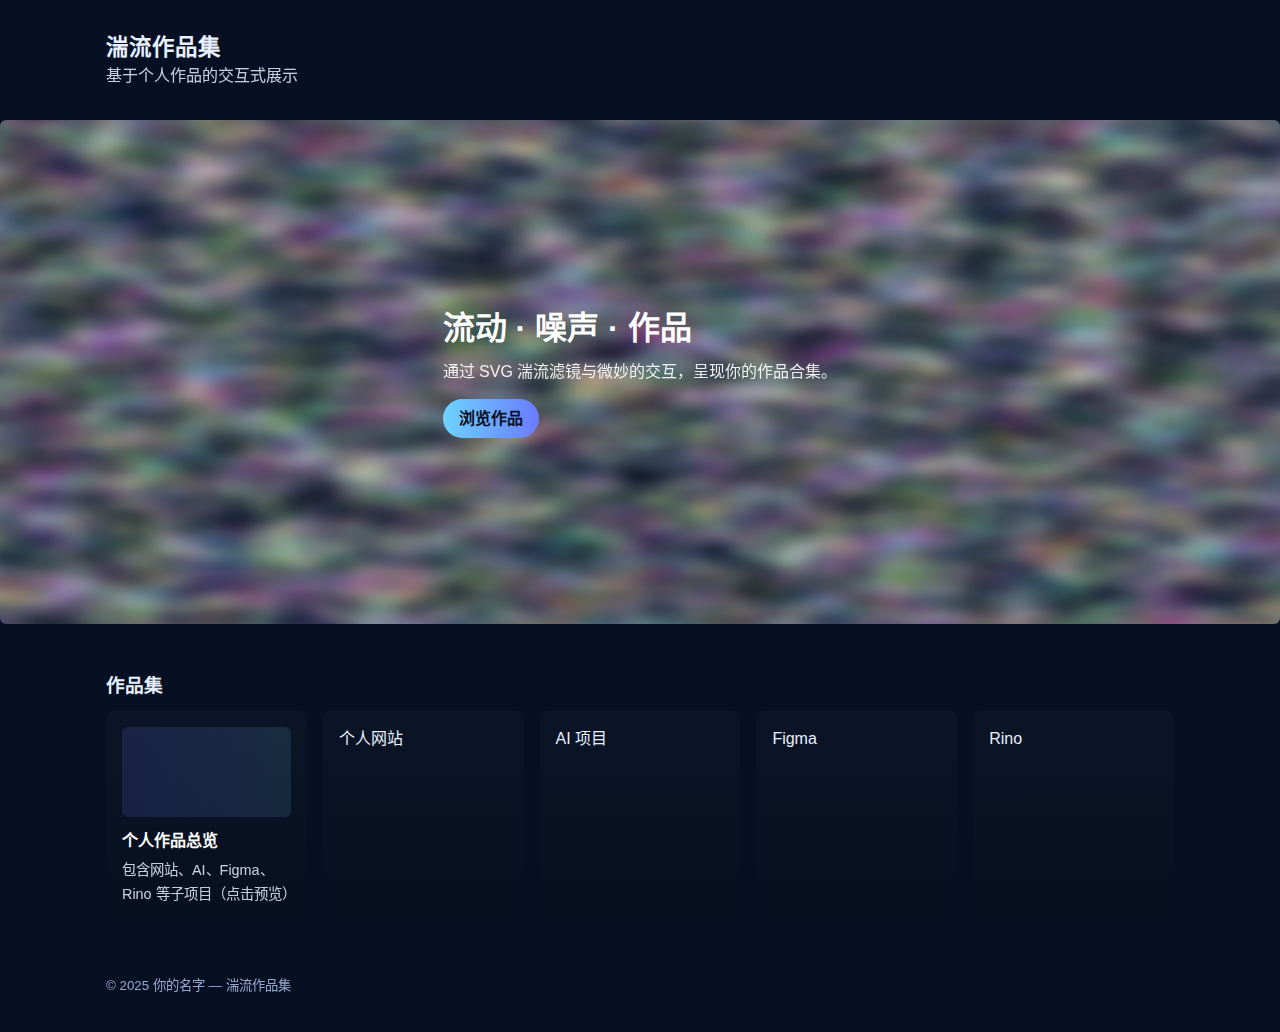
<file: 作品集网站/index.html>
<!DOCTYPE html>
<html lang="zh-CN">
<head>
        <meta charset="UTF-8" />
        <meta name="viewport" content="width=device-width, initial-scale=1.0" />
        <title>湍流作品集</title>
        <link rel="stylesheet" href="css/style.css" />
</head>
<body>
    <header class="site-header">
        <div class="wrap">
            <h1>湍流作品集</h1>
            <p class="tag">基于个人作品的交互式展示</p>
        </div>
    </header>

    <main>
        <section class="hero">
            <svg class="hero-bg" preserveAspectRatio="none" xmlns="http://www.w3.org/2000/svg">
                <filter id="turbulence-filter">
                    <feTurbulence type="fractalNoise" baseFrequency="0.01 0.02" numOctaves="2" seed="2" />
                    <feColorMatrix type="saturate" values="0.8" />
                </filter>
                <rect class="turb-rect" width="100%" height="100%" filter="url(#turbulence-filter)" />
            </svg>
            <div class="hero-content wrap">
                <h2>流动 · 噪声 · 作品</h2>
                <p>通过 SVG 湍流滤镜与微妙的交互，呈现你的作品合集。</p>
                <a class="cta" href="#gallery">浏览作品</a>
            </div>
        </section>

        <section id="gallery" class="gallery wrap">
            <h3>作品集</h3>
            <div class="grid">
                    <a class="card" data-src="个人作品/index.html" href="#">
                        <div class="card-media" aria-hidden="true"></div>
                        <div class="card-body">
                            <strong>个人作品总览</strong>
                            <span>包含网站、AI、Figma、Rino 等子项目（点击预览）</span>
                        </div>
                    </a>
                    <a class="card" data-src="个人作品/个人网站/index.html" href="#">个人网站</a>
                    <a class="card" data-src="个人作品/ai/index.html" href="#">AI 项目</a>
                    <a class="card" data-src="个人作品/figma/index.html" href="#">Figma</a>
                    <a class="card" data-src="个人作品/rino/index.html" href="#">Rino</a>
            </div>

            <!-- 内嵌预览区域（默认隐藏） -->
            <div id="preview" class="preview" aria-hidden="true">
                <div class="preview-inner">
                    <button id="closePreview" class="preview-close" aria-label="关闭预览">✕</button>
                    <iframe id="previewIframe" title="作品预览" src="" frameborder="0"></iframe>
                </div>
            </div>
        </section>
    </main>

    <footer class="site-footer">
        <div class="wrap">
            <small>© 2025 你的名字 — 湍流作品集</small>
        </div>
    </footer>

    <script src="js/script.js" defer></script>
</body>
</html>
</file>
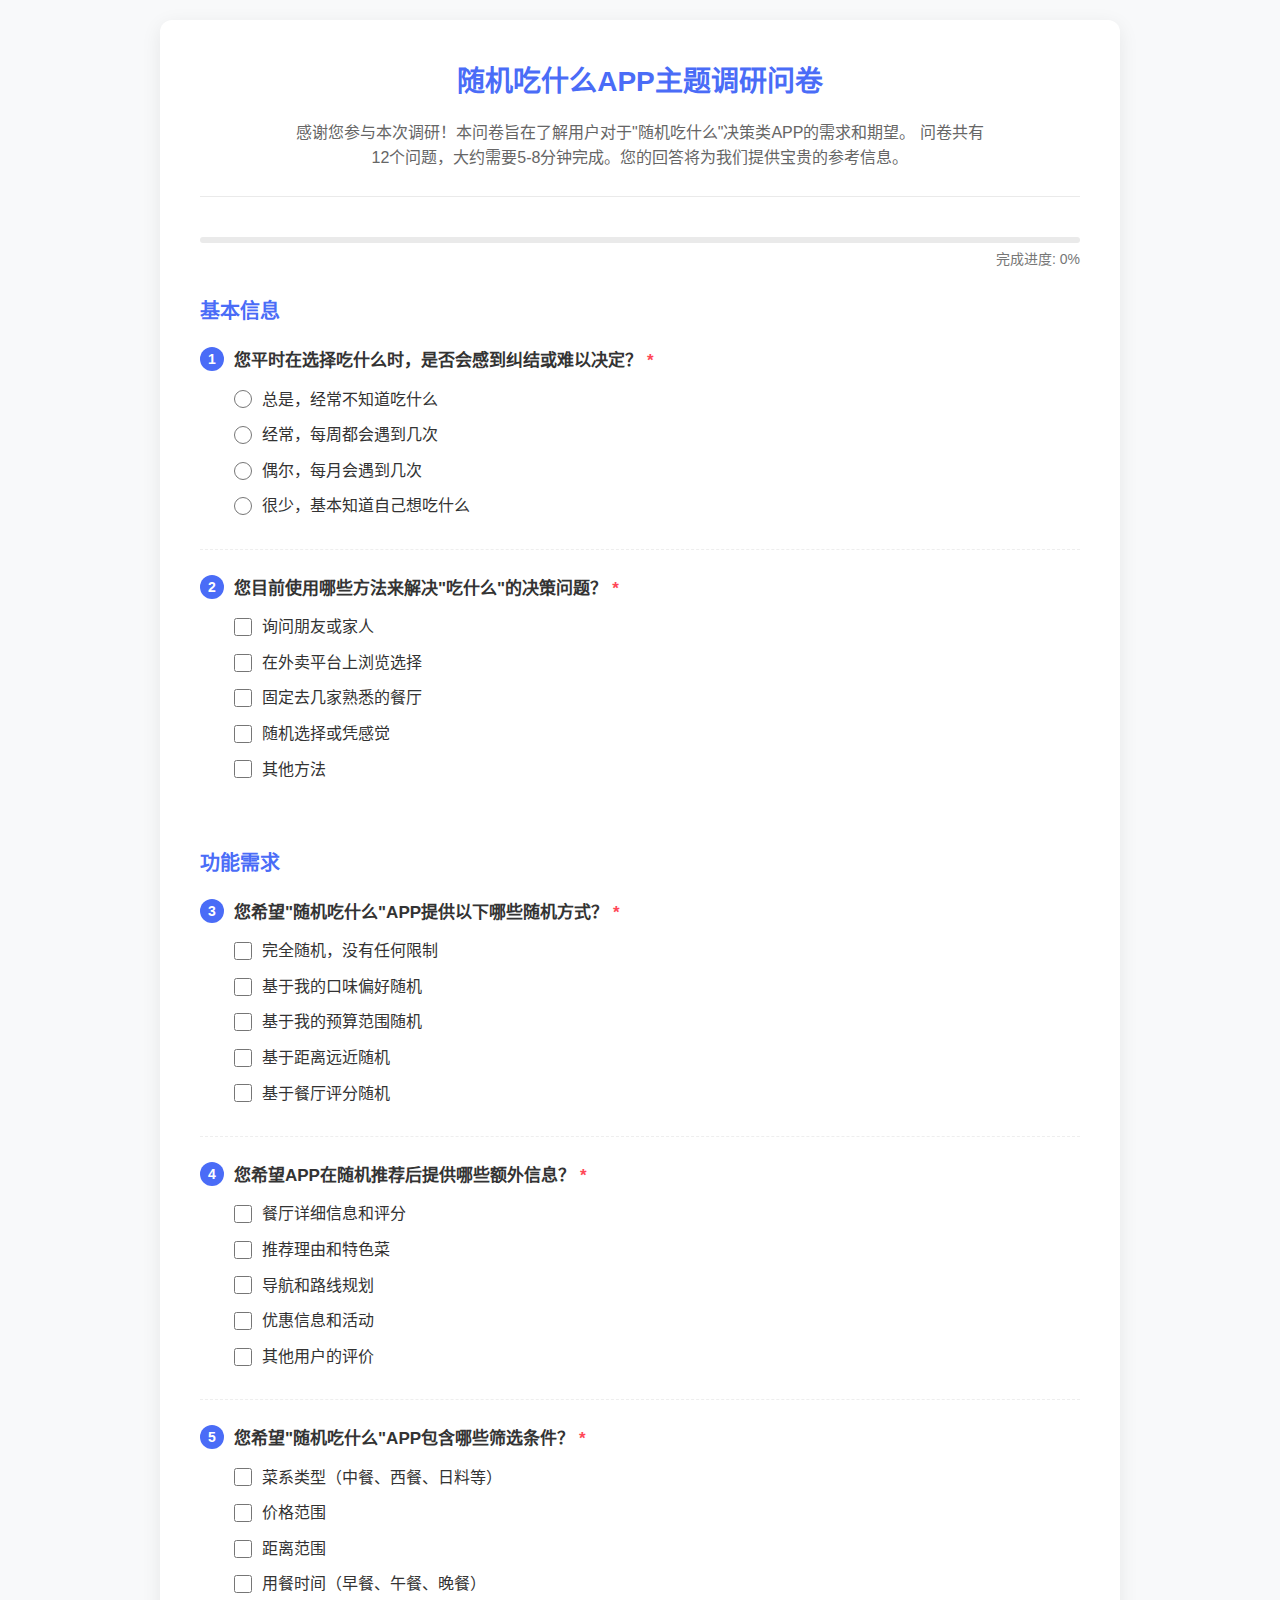
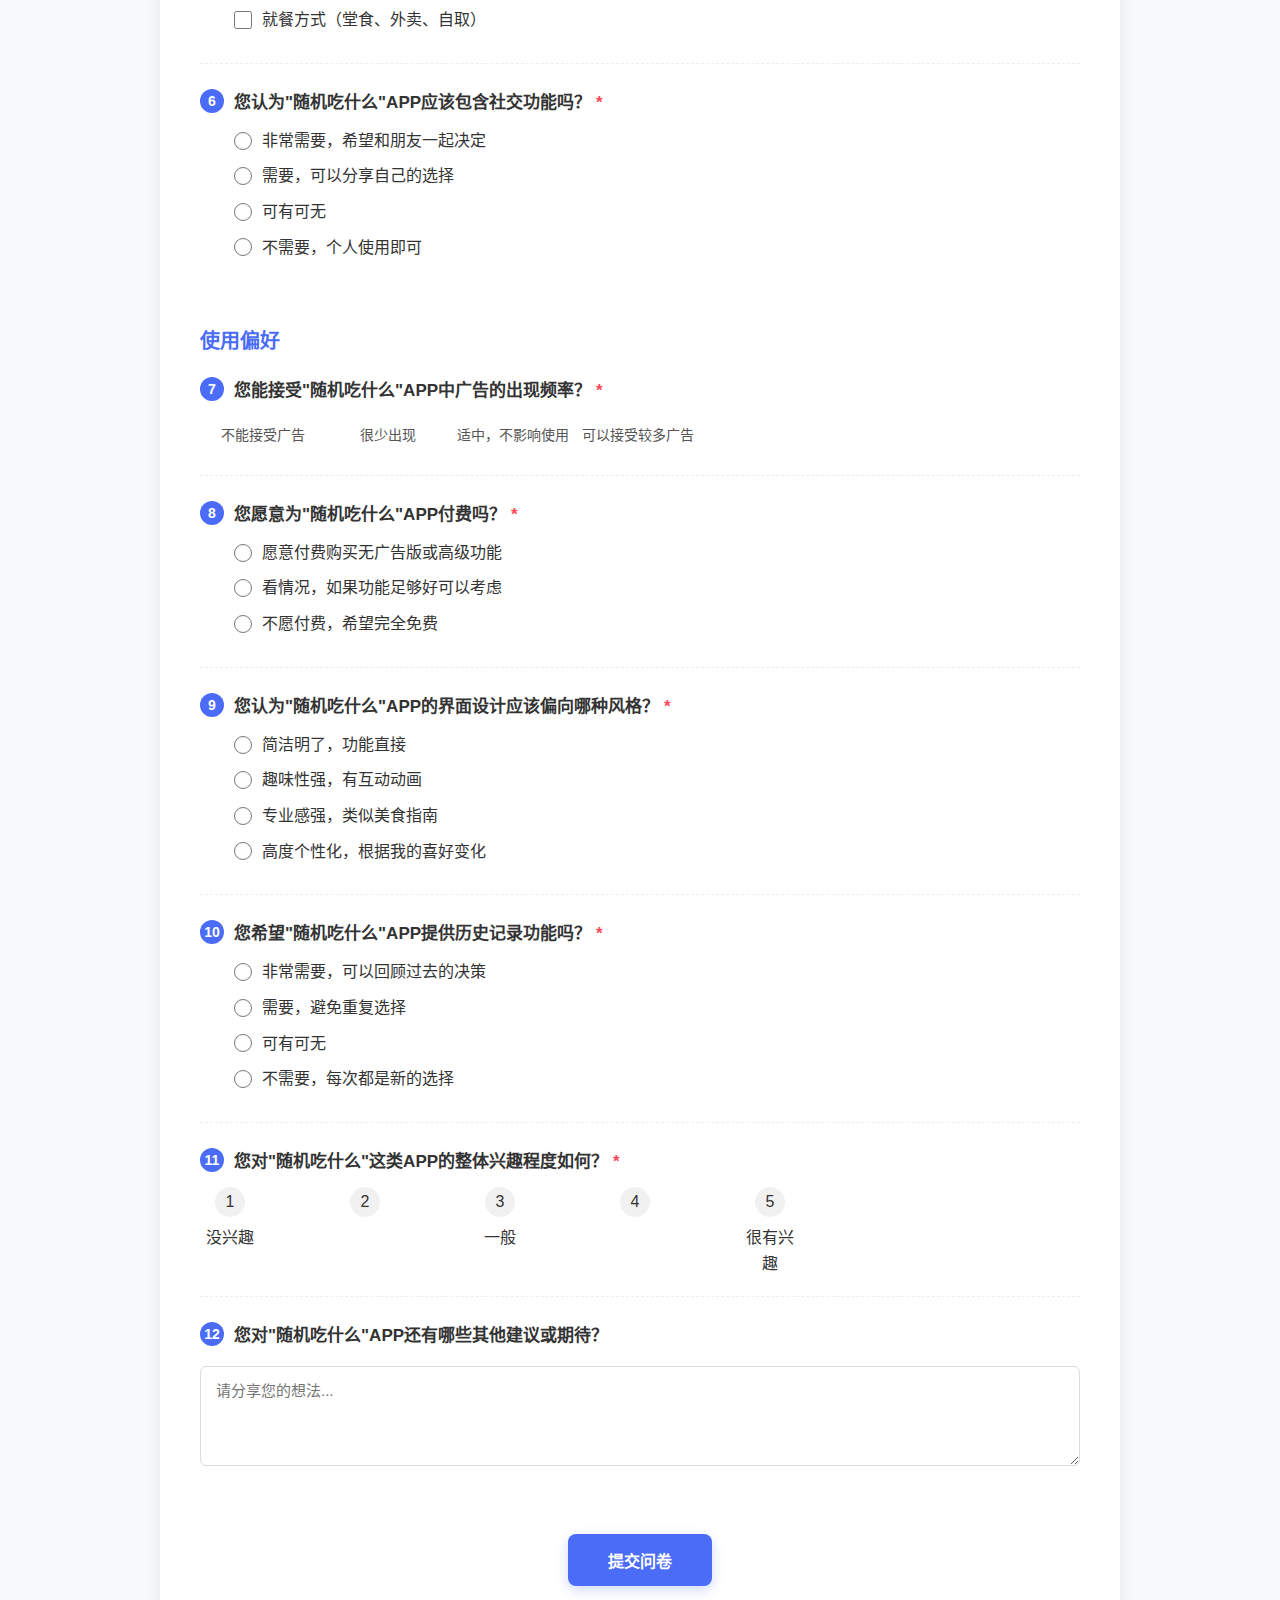
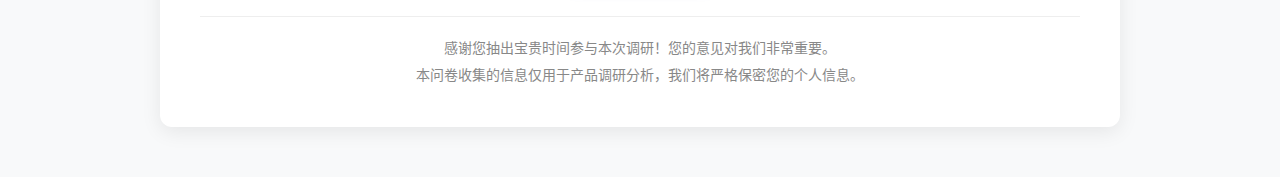
<file: app/问卷/index.html>
<!DOCTYPE html>
<html lang="zh-CN">
<head>
    <meta charset="UTF-8">
    <meta name="viewport" content="width=device-width, initial-scale=1.0">
    <title>随机吃什么APP调研问卷</title>
    <link rel="stylesheet" href="style.css">
</head>
<body>
    <div class="container">
        <header>
            <h1>随机吃什么APP主题调研问卷</h1>
            <p class="intro">
                感谢您参与本次调研！本问卷旨在了解用户对于"随机吃什么"决策类APP的需求和期望。
                问卷共有12个问题，大约需要5-8分钟完成。您的回答将为我们提供宝贵的参考信息。
            </p>
        </header>
        
        <div class="progress">
            <div class="progress-bar">
                <div class="progress-fill" id="progressFill"></div>
            </div>
            <div class="progress-text">完成进度: <span id="progressText">0%</span></div>
        </div>
        
        <form id="surveyForm">
            <div class="question-group">
                <h2 style="color: #4a6cf7; margin-bottom: 20px; font-size: 20px;">基本信息</h2>
                
                <div class="question">
                    <div class="question-title">
                        <span class="question-number">1</span>
                        <span>您平时在选择吃什么时，是否会感到纠结或难以决定？<span class="required">*</span></span>
                    </div>
                    <div class="options">
                        <div class="option">
                            <input type="radio" id="q1a1" name="q1" value="总是" required>
                            <label for="q1a1">总是，经常不知道吃什么</label>
                        </div>
                        <div class="option">
                            <input type="radio" id="q1a2" name="q1" value="经常">
                            <label for="q1a2">经常，每周都会遇到几次</label>
                        </div>
                        <div class="option">
                            <input type="radio" id="q1a3" name="q1" value="偶尔">
                            <label for="q1a3">偶尔，每月会遇到几次</label>
                        </div>
                        <div class="option">
                            <input type="radio" id="q1a4" name="q1" value="很少">
                            <label for="q1a4">很少，基本知道自己想吃什么</label>
                        </div>
                    </div>
                </div>
                
                <div class="question">
                    <div class="question-title">
                        <span class="question-number">2</span>
                        <span>您目前使用哪些方法来解决"吃什么"的决策问题？<span class="required">*</span></span>
                    </div>
                    <div class="options">
                        <div class="option">
                            <input type="checkbox" id="q2a1" name="q2" value="朋友推荐">
                            <label for="q2a1">询问朋友或家人</label>
                        </div>
                        <div class="option">
                            <input type="checkbox" id="q2a2" name="q2" value="外卖平台浏览">
                            <label for="q2a2">在外卖平台上浏览选择</label>
                        </div>
                        <div class="option">
                            <input type="checkbox" id="q2a3" name="q2" value="固定几家">
                            <label for="q2a3">固定去几家熟悉的餐厅</label>
                        </div>
                        <div class="option">
                            <input type="checkbox" id="q2a4" name="q2" value="随机选择">
                            <label for="q2a4">随机选择或凭感觉</label>
                        </div>
                        <div class="option">
                            <input type="checkbox" id="q2a5" name="q2" value="其他方法">
                            <label for="q2a5">其他方法</label>
                        </div>
                    </div>
                </div>
            </div>
            
            <div class="question-group">
                <h2 style="color: #4a6cf7; margin-bottom: 20px; font-size: 20px;">功能需求</h2>
                
                <div class="question">
                    <div class="question-title">
                        <span class="question-number">3</span>
                        <span>您希望"随机吃什么"APP提供以下哪些随机方式？<span class="required">*</span></span>
                    </div>
                    <div class="options">
                        <div class="option">
                            <input type="checkbox" id="q3a1" name="q3" value="完全随机">
                            <label for="q3a1">完全随机，没有任何限制</label>
                        </div>
                        <div class="option">
                            <input type="checkbox" id="q3a2" name="q3" value="基于偏好">
                            <label for="q3a2">基于我的口味偏好随机</label>
                        </div>
                        <div class="option">
                            <input type="checkbox" id="q3a3" name="q3" value="基于预算">
                            <label for="q3a3">基于我的预算范围随机</label>
                        </div>
                        <div class="option">
                            <input type="checkbox" id="q3a4" name="q3" value="基于距离">
                            <label for="q3a4">基于距离远近随机</label>
                        </div>
                        <div class="option">
                            <input type="checkbox" id="q3a5" name="q3" value="基于评分">
                            <label for="q3a5">基于餐厅评分随机</label>
                        </div>
                    </div>
                </div>
                
                <div class="question">
                    <div class="question-title">
                        <span class="question-number">4</span>
                        <span>您希望APP在随机推荐后提供哪些额外信息？<span class="required">*</span></span>
                    </div>
                    <div class="options">
                        <div class="option">
                            <input type="checkbox" id="q4a1" name="q4" value="餐厅详情">
                            <label for="q4a1">餐厅详细信息和评分</label>
                        </div>
                        <div class="option">
                            <input type="checkbox" id="q4a2" name="q4" value="推荐理由">
                            <label for="q4a2">推荐理由和特色菜</label>
                        </div>
                        <div class="option">
                            <input type="checkbox" id="q4a3" name="q4" value="导航">
                            <label for="q4a3">导航和路线规划</label>
                        </div>
                        <div class="option">
                            <input type="checkbox" id="q4a4" name="q4" value="优惠信息">
                            <label for="q4a4">优惠信息和活动</label>
                        </div>
                        <div class="option">
                            <input type="checkbox" id="q4a5" name="q4" value="用户评价">
                            <label for="q4a5">其他用户的评价</label>
                        </div>
                    </div>
                </div>
                
                <div class="question">
                    <div class="question-title">
                        <span class="question-number">5</span>
                        <span>您希望"随机吃什么"APP包含哪些筛选条件？<span class="required">*</span></span>
                    </div>
                    <div class="options">
                        <div class="option">
                            <input type="checkbox" id="q5a1" name="q5" value="菜系">
                            <label for="q5a1">菜系类型（中餐、西餐、日料等）</label>
                        </div>
                        <div class="option">
                            <input type="checkbox" id="q5a2" name="q5" value="价格">
                            <label for="q5a2">价格范围</label>
                        </div>
                        <div class="option">
                            <input type="checkbox" id="q5a3" name="q5" value="距离">
                            <label for="q5a3">距离范围</label>
                        </div>
                        <div class="option">
                            <input type="checkbox" id="q5a4" name="q5" value="用餐时间">
                            <label for="q5a4">用餐时间（早餐、午餐、晚餐）</label>
                        </div>
                        <div class="option">
                            <input type="checkbox" id="q5a5" name="q5" value="就餐方式">
                            <label for="q5a5">就餐方式（堂食、外卖、自取）</label>
                        </div>
                    </div>
                </div>
                
                <div class="question">
                    <div class="question-title">
                        <span class="question-number">6</span>
                        <span>您认为"随机吃什么"APP应该包含社交功能吗？<span class="required">*</span></span>
                    </div>
                    <div class="options">
                        <div class="option">
                            <input type="radio" id="q6a1" name="q6" value="非常需要" required>
                            <label for="q6a1">非常需要，希望和朋友一起决定</label>
                        </div>
                        <div class="option">
                            <input type="radio" id="q6a2" name="q6" value="需要">
                            <label for="q6a2">需要，可以分享自己的选择</label>
                        </div>
                        <div class="option">
                            <input type="radio" id="q6a3" name="q6" value="可有可无">
                            <label for="q6a3">可有可无</label>
                        </div>
                        <div class="option">
                            <input type="radio" id="q6a4" name="q6" value="不需要">
                            <label for="q6a4">不需要，个人使用即可</label>
                        </div>
                    </div>
                </div>
            </div>
            
            <div class="question-group">
                <h2 style="color: #4a6cf7; margin-bottom: 20px; font-size: 20px;">使用偏好</h2>
                
                <div class="question">
                    <div class="question-title">
                        <span class="question-number">7</span>
                        <span>您能接受"随机吃什么"APP中广告的出现频率？<span class="required">*</span></span>
                    </div>
                    <div class="rating">
                        <div class="rating-option">
                            <input type="radio" id="q7a1" name="q7" value="不能接受" required>
                            <label class="rating-label" for="q7a1">不能接受广告</label>
                        </div>
                        <div class="rating-option">
                            <input type="radio" id="q7a2" name="q7" value="很少">
                            <label class="rating-label" for="q7a2">很少出现</label>
                        </div>
                        <div class="rating-option">
                            <input type="radio" id="q7a3" name="q7" value="适中">
                            <label class="rating-label" for="q7a3">适中，不影响使用</label>
                        </div>
                        <div class="rating-option">
                            <input type="radio" id="q7a4" name="q7" value="可以接受">
                            <label class="rating-label" for="q7a4">可以接受较多广告</label>
                        </div>
                    </div>
                </div>
                
                <div class="question">
                    <div class="question-title">
                        <span class="question-number">8</span>
                        <span>您愿意为"随机吃什么"APP付费吗？<span class="required">*</span></span>
                    </div>
                    <div class="options">
                        <div class="option">
                            <input type="radio" id="q8a1" name="q8" value="愿意付费" required>
                            <label for="q8a1">愿意付费购买无广告版或高级功能</label>
                        </div>
                        <div class="option">
                            <input type="radio" id="q8a2" name="q8" value="看情况">
                            <label for="q8a2">看情况，如果功能足够好可以考虑</label>
                        </div>
                        <div class="option">
                            <input type="radio" id="q8a3" name="q8" value="不愿付费">
                            <label for="q8a3">不愿付费，希望完全免费</label>
                        </div>
                    </div>
                </div>
                
                <div class="question">
                    <div class="question-title">
                        <span class="question-number">9</span>
                        <span>您认为"随机吃什么"APP的界面设计应该偏向哪种风格？<span class="required">*</span></span>
                    </div>
                    <div class="options">
                        <div class="option">
                            <input type="radio" id="q9a1" name="q9" value="简洁" required>
                            <label for="q9a1">简洁明了，功能直接</label>
                        </div>
                        <div class="option">
                            <input type="radio" id="q9a2" name="q9" value="趣味">
                            <label for="q9a2">趣味性强，有互动动画</label>
                        </div>
                        <div class="option">
                            <input type="radio" id="q9a3" name="q9" value="专业">
                            <label for="q9a3">专业感强，类似美食指南</label>
                        </div>
                        <div class="option">
                            <input type="radio" id="q9a4" name="q9" value="个性化">
                            <label for="q9a4">高度个性化，根据我的喜好变化</label>
                        </div>
                    </div>
                </div>
                
                <div class="question">
                    <div class="question-title">
                        <span class="question-number">10</span>
                        <span>您希望"随机吃什么"APP提供历史记录功能吗？<span class="required">*</span></span>
                    </div>
                    <div class="options">
                        <div class="option">
                            <input type="radio" id="q10a1" name="q10" value="非常需要" required>
                            <label for="q10a1">非常需要，可以回顾过去的决策</label>
                        </div>
                        <div class="option">
                            <input type="radio" id="q10a2" name="q10" value="需要">
                            <label for="q10a2">需要，避免重复选择</label>
                        </div>
                        <div class="option">
                            <input type="radio" id="q10a3" name="q10" value="可有可无">
                            <label for="q10a3">可有可无</label>
                        </div>
                        <div class="option">
                            <input type="radio" id="q10a4" name="q10" value="不需要">
                            <label for="q10a4">不需要，每次都是新的选择</label>
                        </div>
                    </div>
                </div>
                
                <div class="question">
                    <div class="question-title">
                        <span class="question-number">11</span>
                        <span>您对"随机吃什么"这类APP的整体兴趣程度如何？<span class="required">*</span></span>
                    </div>
                    <div class="scale">
                        <div class="scale-point">
                            <input type="radio" id="q11a1" name="q11" value="1" required>
                            <label for="q11a1">1</label>
                            <div>没兴趣</div>
                        </div>
                        <div class="scale-point">
                            <input type="radio" id="q11a2" name="q11" value="2">
                            <label for="q11a2">2</label>
                            <div></div>
                        </div>
                        <div class="scale-point">
                            <input type="radio" id="q11a3" name="q11" value="3">
                            <label for="q11a3">3</label>
                            <div>一般</div>
                        </div>
                        <div class="scale-point">
                            <input type="radio" id="q11a4" name="q11" value="4">
                            <label for="q11a4">4</label>
                            <div></div>
                        </div>
                        <div class="scale-point">
                            <input type="radio" id="q11a5" name="q11" value="5">
                            <label for="q11a5">5</label>
                            <div>很有兴趣</div>
                        </div>
                    </div>
                </div>
                
                <div class="question">
                    <div class="question-title">
                        <span class="question-number">12</span>
                        <span>您对"随机吃什么"APP还有哪些其他建议或期待？</span>
                    </div>
                    <textarea id="q12" name="q12" placeholder="请分享您的想法..."></textarea>
                </div>
            </div>
            
            <div class="button-group">
                <button type="submit">提交问卷</button>
            </div>
        </form>
        
        <footer>
            <p>感谢您抽出宝贵时间参与本次调研！您的意见对我们非常重要。</p>
            <p style="margin-top: 5px;">本问卷收集的信息仅用于产品调研分析，我们将严格保密您的个人信息。</p>
        </footer>
    </div>

    <script src="main.js"></script>
</body>
</html>
</file>
<file: 作品集网站/css/style.css>
/* 湍流作品集 样式 */
*{box-sizing:border-box;margin:0;padding:0}
html,body{height:100%}
body{font-family: "Segoe UI", Roboto, "Helvetica Neue", Arial, sans-serif;background:#071022;color:#e9f0ff;line-height:1.45}
.wrap{max-width:1100px;margin:0 auto;padding:1rem}
.site-header{padding:1rem 0}
.site-header h1{font-size:1.4rem;letter-spacing:1px}
.tag{opacity:0.85}

.hero{position:relative;height:56vh;min-height:320px;display:flex;align-items:center;overflow:hidden;margin-bottom:2rem;border-radius:6px}
.hero-bg{position:absolute;inset:0;width:100%;height:100%;display:block}
.hero-bg .turb-rect{fill:#0f1730;opacity:0.9}
.hero-content{position:relative;z-index:2;color:#fff;padding:2rem}
.hero-content h2{font-size:2rem;margin-bottom:.5rem}
.hero-content p{opacity:.9;margin-bottom:1rem}
.cta{display:inline-block;background:linear-gradient(90deg,#6dd3ff,#6b7bff);color:#071022;padding:.5rem 1rem;border-radius:999px;text-decoration:none;font-weight:600}

.gallery h3{margin-bottom:.75rem}
.grid{display:grid;grid-template-columns:repeat(auto-fit,minmax(180px,1fr));gap:1rem}
.card{background:linear-gradient(180deg,rgba(255,255,255,0.02),rgba(0,0,0,0.06));padding:1rem;border-radius:8px;color:inherit;text-decoration:none;display:flex;flex-direction:column;align-items:flex-start;min-height:120px;transition:transform .18s ease,box-shadow .18s ease}
.card:hover{transform:translateY(-6px);box-shadow:0 10px 30px rgba(6,9,25,0.6)}
.card-media{width:100%;height:90px;background:linear-gradient(90deg,rgba(107,123,255,0.15),rgba(109,211,255,0.12));border-radius:6px;margin-bottom:.75rem}
.card-body strong{display:block;margin-bottom:.4rem;color:#fff}
.card-body span{font-size:.9rem;opacity:.85}

.site-footer{padding:1.25rem 0;color:#9fb0d9;opacity:.95}

@media (max-width:600px){
  .hero-content h2{font-size:1.4rem}
  .hero{height:46vh}
}

/* 小提示：可在子页面里加入缩略图到 `个人作品/` 目录以替换占位 */

/* 湍流效果应用到卡片：在 hover 或卡片被激活时使用 SVG filter */
.card-media:hover, .card:hover .card-media{
  transition:filter .22s ease, transform .22s ease;
  transform:scale(1.02);
  filter: url(#turbulence-filter);
}

/* 预览 iframe 样式 */
.preview{position:fixed;inset:0;display:flex;align-items:center;justify-content:center;background:rgba(6,9,20,0.6);backdrop-filter:blur(4px);z-index:80;opacity:0;pointer-events:none;transition:opacity .18s ease}
.preview[aria-hidden="false"]{opacity:1;pointer-events:auto}
.preview-inner{width:92%;max-width:1100px;height:84vh;background:linear-gradient(180deg,rgba(255,255,255,0.02),rgba(8,12,28,0.9));border-radius:8px;position:relative;overflow:hidden}
.preview iframe{width:100%;height:100%;border:0;background:#fff}
.preview-close{position:absolute;right:10px;top:10px;z-index:90;background:rgba(0,0,0,0.5);color:#fff;border:0;padding:6px 10px;border-radius:6px;cursor:pointer}
</file>
<file: app/问卷/style.css>
* {
    box-sizing: border-box;
    margin: 0;
    padding: 0;
    font-family: 'Segoe UI', 'Microsoft YaHei', sans-serif;
}
body {
    background-color: #f8f9fa;
    color: #333;
    line-height: 1.6;
    padding: 20px;
    max-width: 1000px;
    margin: 0 auto;
}
.container {
    background-color: white;
    border-radius: 12px;
    box-shadow: 0 5px 20px rgba(0, 0, 0, 0.08);
    padding: 40px;
    margin-bottom: 30px;
}
header {
    text-align: center;
    margin-bottom: 40px;
    padding-bottom: 25px;
    border-bottom: 1px solid #eaeaea;
}
h1 {
    color: #4a6cf7;
    margin-bottom: 15px;
    font-size: 28px;
}
.intro {
    color: #666;
    font-size: 16px;
    max-width: 700px;
    margin: 0 auto;
}
.question-group {
    margin-bottom: 35px;
}
.question {
    margin-bottom: 25px;
    padding-bottom: 20px;
    border-bottom: 1px dashed #eee;
}
.question:last-child {
    border-bottom: none;
}
.question-title {
    font-weight: 600;
    margin-bottom: 12px;
    font-size: 17px;
    color: #333;
    display: flex;
    align-items: flex-start;
}
.question-number {
    display: inline-block;
    background-color: #4a6cf7;
    color: white;
    width: 24px;
    height: 24px;
    border-radius: 50%;
    text-align: center;
    line-height: 24px;
    margin-right: 10px;
    font-size: 14px;
    flex-shrink: 0;
}
.required {
    color: #ff4757;
    margin-left: 5px;
}
.options {
    margin-left: 34px;
}
.option {
    margin-bottom: 10px;
    display: flex;
    align-items: center;
}
input[type="radio"], input[type="checkbox"] {
    margin-right: 10px;
    width: 18px;
    height: 18px;
}
input[type="text"], input[type="email"], textarea, select {
    width: 100%;
    padding: 12px 15px;
    border: 1px solid #ddd;
    border-radius: 6px;
    font-size: 15px;
    transition: border 0.3s;
    margin-top: 5px;
}
input[type="text"]:focus, input[type="email"]:focus, textarea:focus, select:focus {
    border-color: #4a6cf7;
    outline: none;
}
textarea {
    min-height: 100px;
    resize: vertical;
}
.rating {
    display: flex;
    justify-content: space-between;
    max-width: 500px;
    margin-top: 10px;
}
.rating-option {
    text-align: center;
    flex: 1;
    padding: 8px 5px;
    cursor: pointer;
    border-radius: 6px;
    transition: background-color 0.2s;
}
.rating-option:hover {
    background-color: #f0f4ff;
}
.rating-option input {
    display: none;
}
.rating-label {
    display: block;
    cursor: pointer;
    font-size: 14px;
    color: #555;
}
.rating-option input:checked + .rating-label {
    color: #4a6cf7;
    font-weight: 600;
}
.scale {
    display: flex;
    justify-content: space-between;
    margin-top: 10px;
    max-width: 600px;
}
.scale-point {
    text-align: center;
    width: 60px;
}
.scale-point input {
    display: none;
}
.scale-point label {
    display: block;
    width: 30px;
    height: 30px;
    border-radius: 50%;
    background-color: #f1f1f1;
    line-height: 30px;
    margin: 0 auto 8px auto;
    cursor: pointer;
    transition: all 0.2s;
}
.scale-point label:hover {
    background-color: #e1e7ff;
}
.scale-point input:checked + label {
    background-color: #4a6cf7;
    color: white;
}
.button-group {
    text-align: center;
    margin-top: 40px;
}
button {
    background-color: #4a6cf7;
    color: white;
    border: none;
    padding: 14px 40px;
    border-radius: 8px;
    font-size: 16px;
    font-weight: 600;
    cursor: pointer;
    transition: background-color 0.3s, transform 0.2s;
    box-shadow: 0 4px 12px rgba(74, 108, 247, 0.25);
}
button:hover {
    background-color: #3a5ce5;
    transform: translateY(-2px);
}
button:active {
    transform: translateY(0);
}
.progress {
    margin-bottom: 25px;
}
.progress-bar {
    height: 6px;
    background-color: #eaeaea;
    border-radius: 3px;
    overflow: hidden;
}
.progress-fill {
    height: 100%;
    background-color: #4a6cf7;
    width: 0;
    transition: width 0.5s ease;
}
.progress-text {
    text-align: right;
    font-size: 14px;
    color: #777;
    margin-top: 5px;
}
footer {
    text-align: center;
    color: #888;
    font-size: 14px;
    margin-top: 30px;
    padding-top: 20px;
    border-top: 1px solid #eee;
}
@media (max-width: 768px) {
    body {
        padding: 10px;
    }
    .container {
        padding: 25px 20px;
    }
    h1 {
        font-size: 24px;
    }
    .rating, .scale {
        flex-wrap: wrap;
    }
    .rating-option, .scale-point {
        margin-bottom: 10px;
    }
}
</file>
